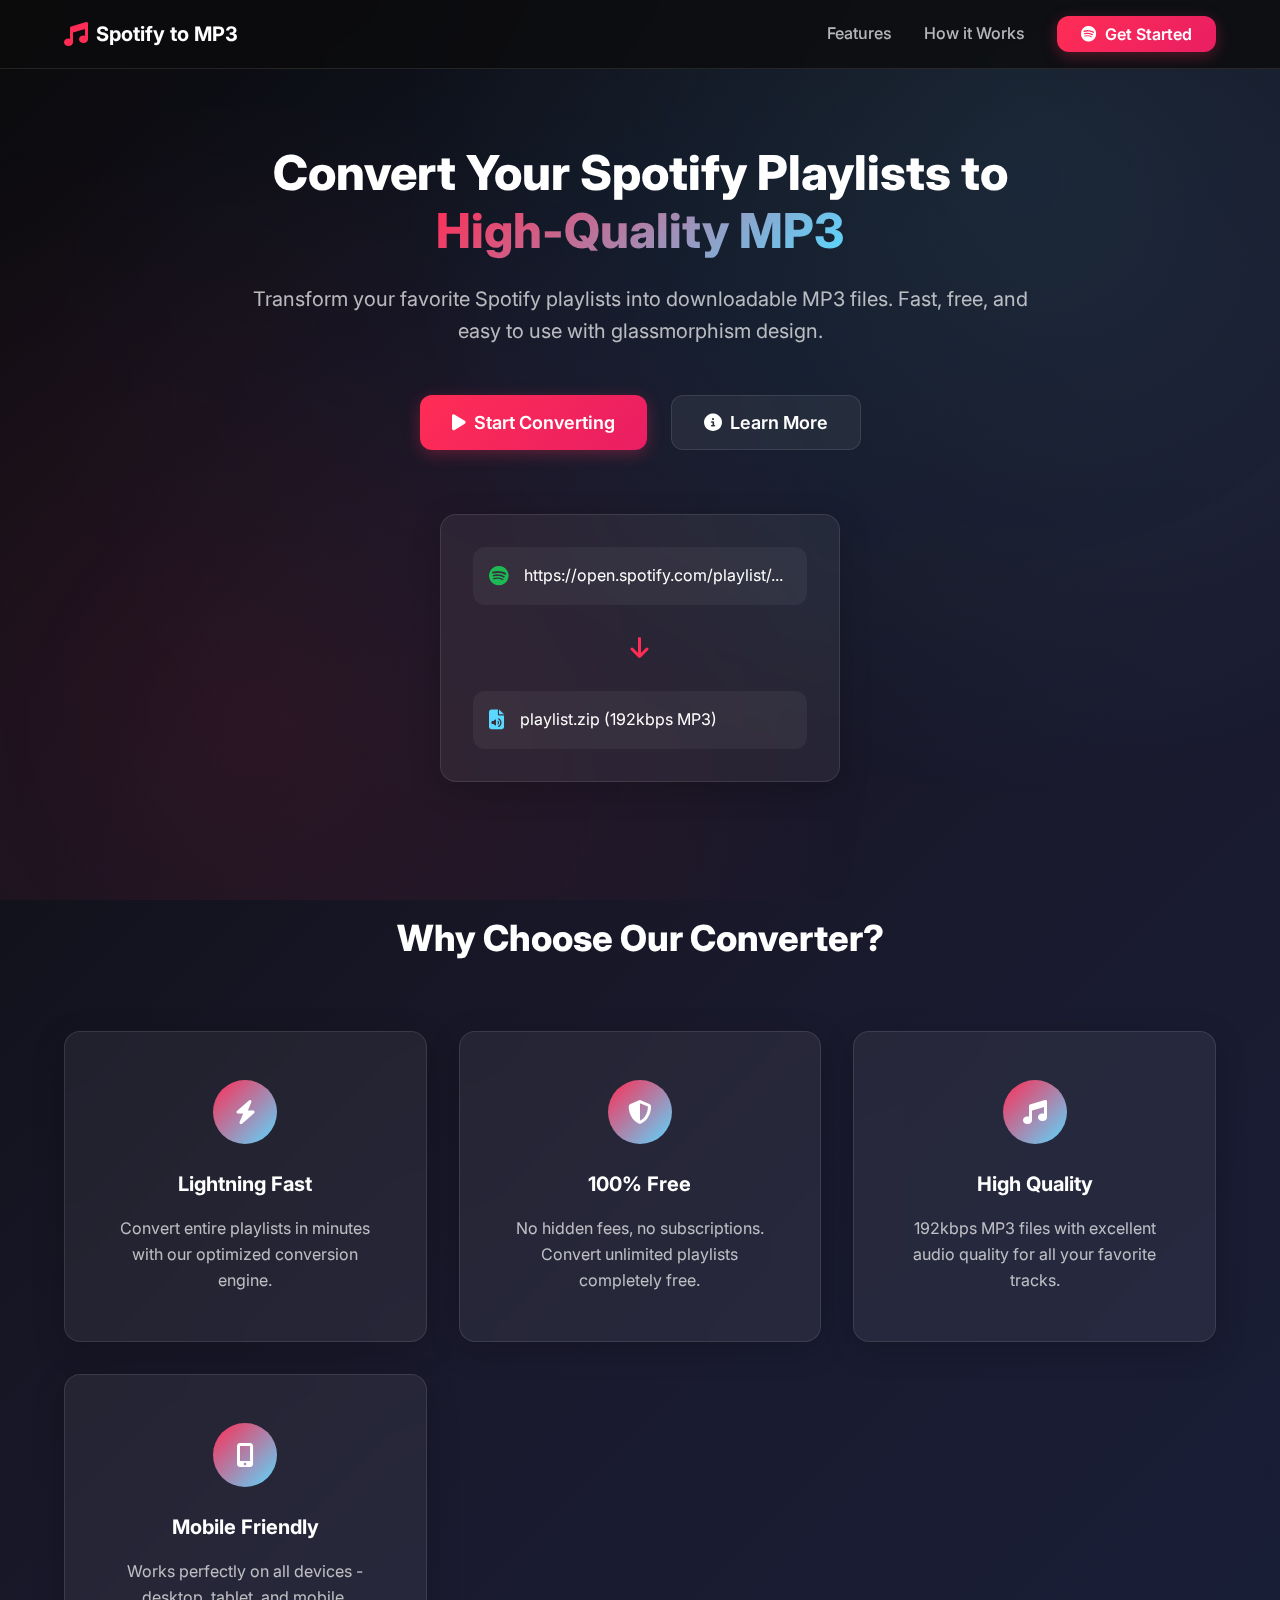
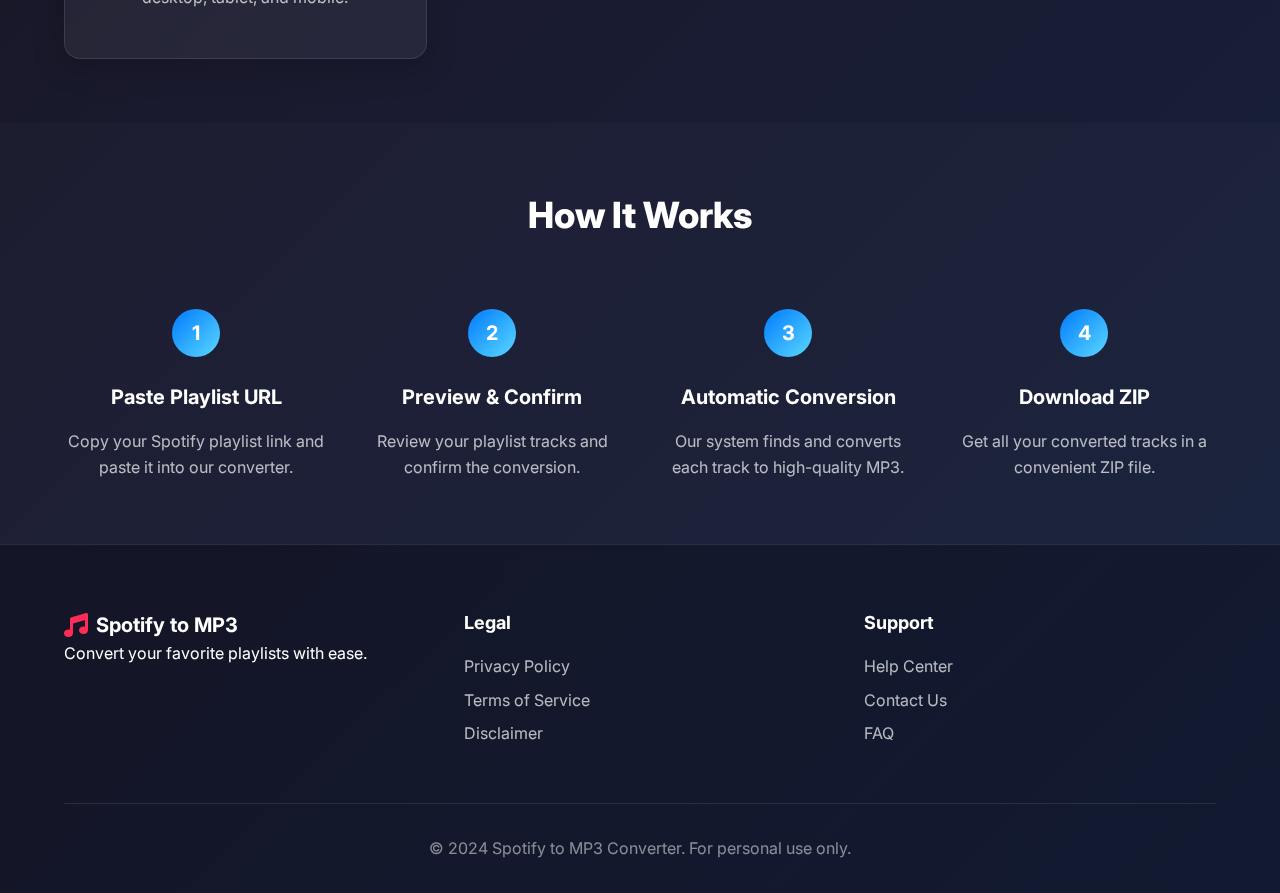
<file: src/static/index.html>
<!DOCTYPE html>
<html lang="en">
<head>
    <meta charset="UTF-8">
    <meta name="viewport" content="width=device-width, initial-scale=1.0">
    <title>Spotify to MP3 Converter</title>
    <link rel="stylesheet" href="styles.css">
    <link href="https://fonts.googleapis.com/css2?family=Inter:wght@300;400;500;600;700&display=swap" rel="stylesheet">
    <link rel="stylesheet" href="https://cdnjs.cloudflare.com/ajax/libs/font-awesome/6.4.0/css/all.min.css">
</head>
<body>
    <div class="app">
        <!-- Header -->
        <header class="header">
            <div class="container">
                <div class="header-content">
                    <div class="logo">
                        <i class="fas fa-music"></i>
                        <span>Spotify to MP3</span>
                    </div>
                    <nav class="nav">
                        <a href="#features" class="nav-link">Features</a>
                        <a href="#how-it-works" class="nav-link">How it Works</a>
                        <button class="btn btn-primary" id="loginBtn">
                            <i class="fab fa-spotify"></i>
                            Get Started
                        </button>
                    </nav>
                </div>
            </div>
        </header>

        <!-- Hero Section -->
        <section class="hero">
            <div class="container">
                <div class="hero-content">
                    <h1 class="hero-title">
                        Convert Your Spotify Playlists to 
                        <span class="gradient-text">High-Quality MP3</span>
                    </h1>
                    <p class="hero-description">
                        Transform your favorite Spotify playlists into downloadable MP3 files. 
                        Fast, free, and easy to use with glassmorphism design.
                    </p>
                    <div class="hero-actions">
                        <button class="btn btn-primary btn-large" id="heroStartBtn">
                            <i class="fas fa-play"></i>
                            Start Converting
                        </button>
                        <button class="btn btn-secondary btn-large">
                            <i class="fas fa-info-circle"></i>
                            Learn More
                        </button>
                    </div>
                </div>
                <div class="hero-visual">
                    <div class="glass-card demo-card">
                        <div class="demo-content">
                            <div class="demo-input">
                                <i class="fab fa-spotify"></i>
                                <span>https://open.spotify.com/playlist/...</span>
                            </div>
                            <div class="demo-arrow">
                                <i class="fas fa-arrow-down"></i>
                            </div>
                            <div class="demo-output">
                                <i class="fas fa-file-audio"></i>
                                <span>playlist.zip (192kbps MP3)</span>
                            </div>
                        </div>
                    </div>
                </div>
            </div>
        </section>

        <!-- Main App Interface (Hidden by default) -->
        <section class="app-interface" id="appInterface" style="display: none;">
            <div class="container">
                <!-- Step 1: Playlist Input -->
                <div class="step-card" id="inputStep">
                    <div class="glass-card">
                        <div class="step-header">
                            <div class="step-number">1</div>
                            <h2>Enter Spotify Playlist URL</h2>
                        </div>
                        <div class="input-group">
                            <div class="input-wrapper">
                                <i class="fab fa-spotify input-icon"></i>
                                <input 
                                    type="url" 
                                    id="playlistUrl" 
                                    placeholder="https://open.spotify.com/playlist/..."
                                    class="playlist-input"
                                >
                                <button class="btn btn-primary" id="analyzeBtn">
                                    <i class="fas fa-search"></i>
                                    Analyze
                                </button>
                            </div>
                        </div>
                        <div class="input-help">
                            <p>Paste your Spotify playlist URL above. Make sure the playlist is public.</p>
                        </div>
                    </div>
                </div>

                <!-- Step 2: Playlist Preview -->
                <div class="step-card" id="previewStep" style="display: none;">
                    <div class="glass-card">
                        <div class="step-header">
                            <div class="step-number">2</div>
                            <h2>Playlist Preview</h2>
                        </div>
                        <div class="playlist-info" id="playlistInfo">
                            <!-- Playlist details will be populated here -->
                        </div>
                        <div class="track-list" id="trackList">
                            <!-- Track list will be populated here -->
                        </div>
                        <div class="preview-actions">
                            <button class="btn btn-secondary" id="backBtn">
                                <i class="fas fa-arrow-left"></i>
                                Back
                            </button>
                            <button class="btn btn-primary" id="convertBtn">
                                <i class="fas fa-download"></i>
                                Start Conversion
                            </button>
                        </div>
                    </div>
                </div>

                <!-- Step 3: Conversion Progress -->
                <div class="step-card" id="progressStep" style="display: none;">
                    <div class="glass-card">
                        <div class="step-header">
                            <div class="step-number">3</div>
                            <h2>Converting Tracks</h2>
                        </div>
                        <div class="progress-container">
                            <div class="progress-info">
                                <div class="progress-stats">
                                    <span id="progressText">Initializing...</span>
                                    <span id="progressPercent">0%</span>
                                </div>
                                <div class="progress-bar">
                                    <div class="progress-fill" id="progressFill"></div>
                                </div>
                            </div>
                            <div class="current-track" id="currentTrack">
                                <i class="fas fa-music"></i>
                                <span>Preparing conversion...</span>
                            </div>
                            <div class="conversion-stats" id="conversionStats">
                                <div class="stat">
                                    <span class="stat-label">Completed</span>
                                    <span class="stat-value" id="completedCount">0</span>
                                </div>
                                <div class="stat">
                                    <span class="stat-label">Failed</span>
                                    <span class="stat-value" id="failedCount">0</span>
                                </div>
                                <div class="stat">
                                    <span class="stat-label">Total</span>
                                    <span class="stat-value" id="totalCount">0</span>
                                </div>
                            </div>
                        </div>
                    </div>
                </div>

                <!-- Step 4: Download Ready -->
                <div class="step-card" id="downloadStep" style="display: none;">
                    <div class="glass-card">
                        <div class="step-header">
                            <div class="step-number">4</div>
                            <h2>Download Ready</h2>
                        </div>
                        <div class="download-info">
                            <div class="success-icon">
                                <i class="fas fa-check-circle"></i>
                            </div>
                            <h3>Conversion Completed!</h3>
                            <p id="downloadMessage">Your playlist has been converted successfully.</p>
                        </div>
                        <div class="download-actions">
                            <button class="btn btn-primary btn-large" id="downloadBtn">
                                <i class="fas fa-download"></i>
                                Download ZIP File
                            </button>
                            <button class="btn btn-secondary" id="newConversionBtn">
                                <i class="fas fa-plus"></i>
                                Convert Another Playlist
                            </button>
                        </div>
                    </div>
                </div>
            </div>
        </section>

        <!-- Features Section -->
        <section class="features" id="features">
            <div class="container">
                <h2 class="section-title">Why Choose Our Converter?</h2>
                <div class="features-grid">
                    <div class="feature-card glass-card">
                        <div class="feature-icon">
                            <i class="fas fa-bolt"></i>
                        </div>
                        <h3>Lightning Fast</h3>
                        <p>Convert entire playlists in minutes with our optimized conversion engine.</p>
                    </div>
                    <div class="feature-card glass-card">
                        <div class="feature-icon">
                            <i class="fas fa-shield-alt"></i>
                        </div>
                        <h3>100% Free</h3>
                        <p>No hidden fees, no subscriptions. Convert unlimited playlists completely free.</p>
                    </div>
                    <div class="feature-card glass-card">
                        <div class="feature-icon">
                            <i class="fas fa-music"></i>
                        </div>
                        <h3>High Quality</h3>
                        <p>192kbps MP3 files with excellent audio quality for all your favorite tracks.</p>
                    </div>
                    <div class="feature-card glass-card">
                        <div class="feature-icon">
                            <i class="fas fa-mobile-alt"></i>
                        </div>
                        <h3>Mobile Friendly</h3>
                        <p>Works perfectly on all devices - desktop, tablet, and mobile.</p>
                    </div>
                </div>
            </div>
        </section>

        <!-- How It Works Section -->
        <section class="how-it-works" id="how-it-works">
            <div class="container">
                <h2 class="section-title">How It Works</h2>
                <div class="steps-grid">
                    <div class="step-item">
                        <div class="step-icon">1</div>
                        <h3>Paste Playlist URL</h3>
                        <p>Copy your Spotify playlist link and paste it into our converter.</p>
                    </div>
                    <div class="step-item">
                        <div class="step-icon">2</div>
                        <h3>Preview & Confirm</h3>
                        <p>Review your playlist tracks and confirm the conversion.</p>
                    </div>
                    <div class="step-item">
                        <div class="step-icon">3</div>
                        <h3>Automatic Conversion</h3>
                        <p>Our system finds and converts each track to high-quality MP3.</p>
                    </div>
                    <div class="step-item">
                        <div class="step-icon">4</div>
                        <h3>Download ZIP</h3>
                        <p>Get all your converted tracks in a convenient ZIP file.</p>
                    </div>
                </div>
            </div>
        </section>

        <!-- Footer -->
        <footer class="footer">
            <div class="container">
                <div class="footer-content">
                    <div class="footer-section">
                        <div class="logo">
                            <i class="fas fa-music"></i>
                            <span>Spotify to MP3</span>
                        </div>
                        <p>Convert your favorite playlists with ease.</p>
                    </div>
                    <div class="footer-section">
                        <h4>Legal</h4>
                        <ul>
                            <li><a href="#privacy">Privacy Policy</a></li>
                            <li><a href="#terms">Terms of Service</a></li>
                            <li><a href="#disclaimer">Disclaimer</a></li>
                        </ul>
                    </div>
                    <div class="footer-section">
                        <h4>Support</h4>
                        <ul>
                            <li><a href="#help">Help Center</a></li>
                            <li><a href="#contact">Contact Us</a></li>
                            <li><a href="#faq">FAQ</a></li>
                        </ul>
                    </div>
                </div>
                <div class="footer-bottom">
                    <p>&copy; 2024 Spotify to MP3 Converter. For personal use only.</p>
                </div>
            </div>
        </footer>
    </div>

    <!-- Loading Overlay -->
    <div class="loading-overlay" id="loadingOverlay" style="display: none;">
        <div class="loading-content">
            <div class="loading-spinner"></div>
            <p id="loadingText">Loading...</p>
        </div>
    </div>

    <!-- Error Modal -->
    <div class="modal-overlay" id="errorModal" style="display: none;">
        <div class="modal glass-card">
            <div class="modal-header">
                <h3>Error</h3>
                <button class="modal-close" id="closeErrorModal">
                    <i class="fas fa-times"></i>
                </button>
            </div>
            <div class="modal-body">
                <p id="errorMessage">An error occurred.</p>
            </div>
            <div class="modal-footer">
                <button class="btn btn-primary" id="errorOkBtn">OK</button>
            </div>
        </div>
    </div>

    <script src="app.js"></script>
</body>
</html>
</file>
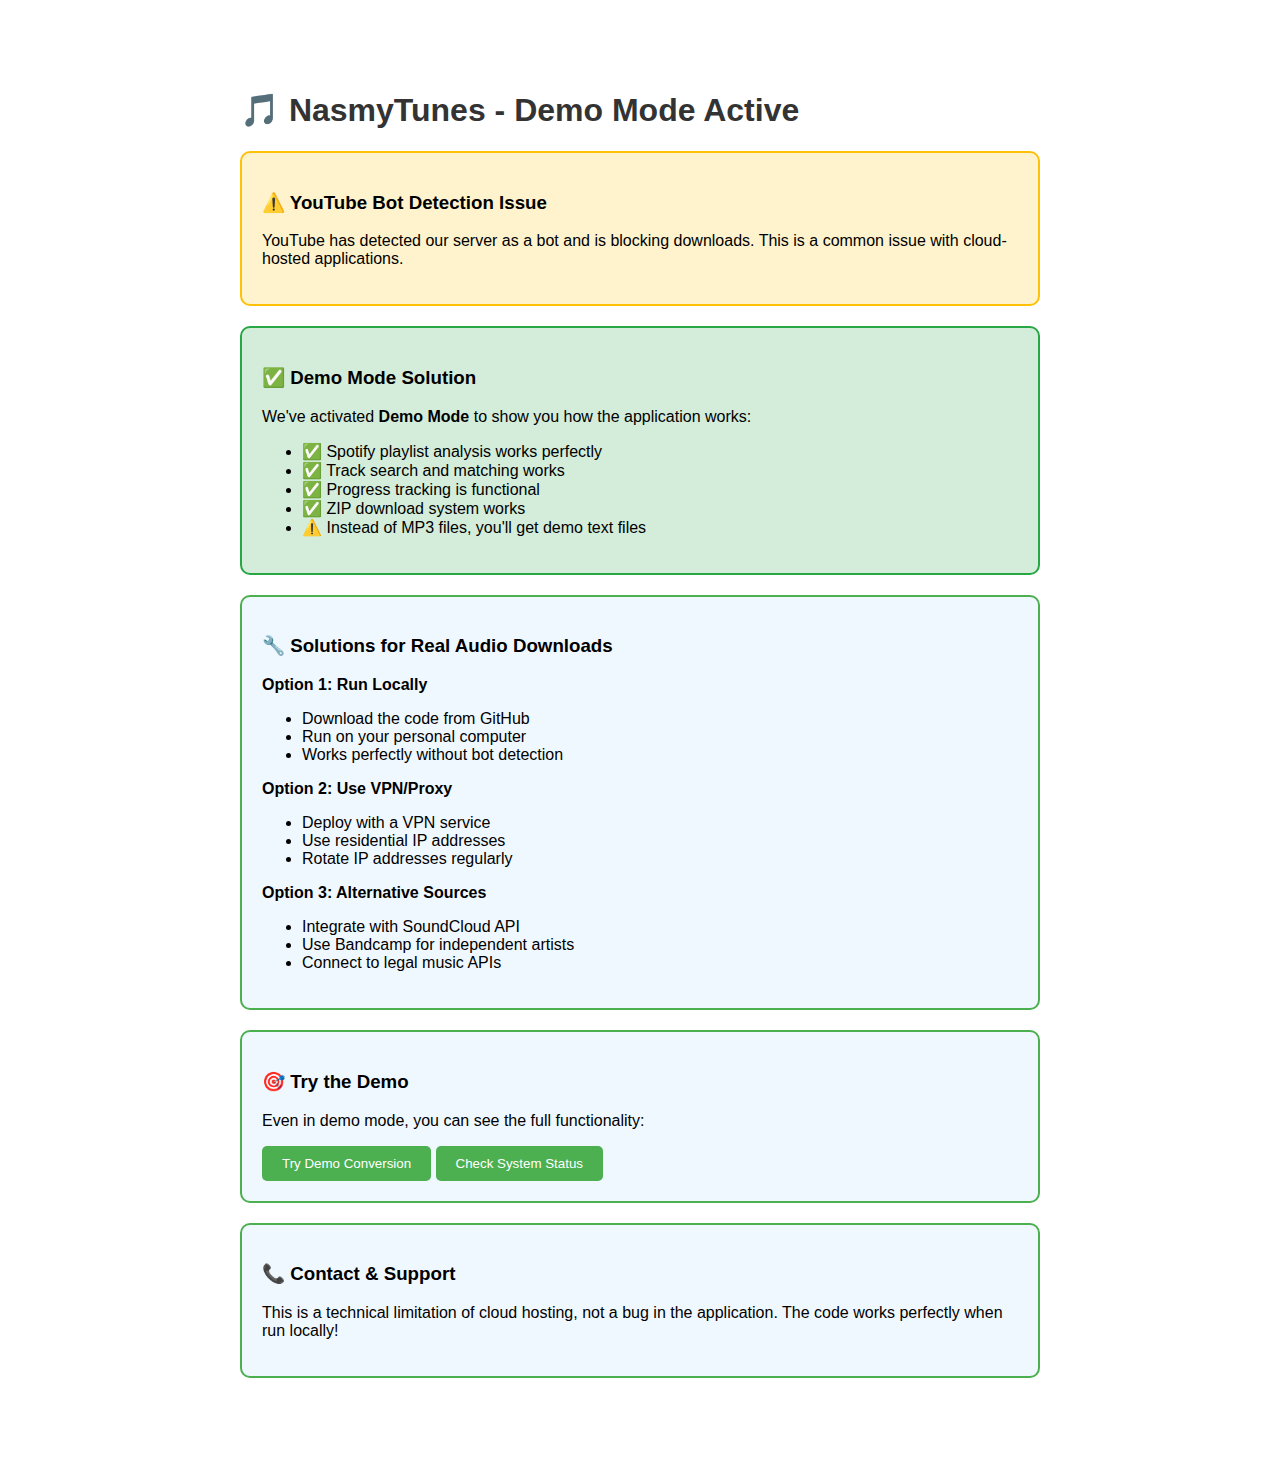
<file: src/static/demo-notice.html>
<!DOCTYPE html>
<html>
<head>
    <title>NasmyTunes - Demo Mode</title>
    <style>
        body { font-family: Arial, sans-serif; max-width: 800px; margin: 50px auto; padding: 20px; }
        .notice { background: #f0f8ff; border: 2px solid #4CAF50; border-radius: 10px; padding: 20px; margin: 20px 0; }
        .warning { background: #fff3cd; border: 2px solid #ffc107; }
        .success { background: #d4edda; border: 2px solid #28a745; }
        h1 { color: #333; }
        .btn { background: #4CAF50; color: white; padding: 10px 20px; border: none; border-radius: 5px; cursor: pointer; }
        .btn:hover { background: #45a049; }
    </style>
</head>
<body>
    <h1>🎵 NasmyTunes - Demo Mode Active</h1>
    
    <div class="notice warning">
        <h3>⚠️ YouTube Bot Detection Issue</h3>
        <p>YouTube has detected our server as a bot and is blocking downloads. This is a common issue with cloud-hosted applications.</p>
    </div>
    
    <div class="notice success">
        <h3>✅ Demo Mode Solution</h3>
        <p>We've activated <strong>Demo Mode</strong> to show you how the application works:</p>
        <ul>
            <li>✅ Spotify playlist analysis works perfectly</li>
            <li>✅ Track search and matching works</li>
            <li>✅ Progress tracking is functional</li>
            <li>✅ ZIP download system works</li>
            <li>⚠️ Instead of MP3 files, you'll get demo text files</li>
        </ul>
    </div>
    
    <div class="notice">
        <h3>🔧 Solutions for Real Audio Downloads</h3>
        <p><strong>Option 1: Run Locally</strong></p>
        <ul>
            <li>Download the code from GitHub</li>
            <li>Run on your personal computer</li>
            <li>Works perfectly without bot detection</li>
        </ul>
        
        <p><strong>Option 2: Use VPN/Proxy</strong></p>
        <ul>
            <li>Deploy with a VPN service</li>
            <li>Use residential IP addresses</li>
            <li>Rotate IP addresses regularly</li>
        </ul>
        
        <p><strong>Option 3: Alternative Sources</strong></p>
        <ul>
            <li>Integrate with SoundCloud API</li>
            <li>Use Bandcamp for independent artists</li>
            <li>Connect to legal music APIs</li>
        </ul>
    </div>
    
    <div class="notice">
        <h3>🎯 Try the Demo</h3>
        <p>Even in demo mode, you can see the full functionality:</p>
        <button class="btn" onclick="window.location.href='/'">Try Demo Conversion</button>
        <button class="btn" onclick="window.location.href='/debug'">Check System Status</button>
    </div>
    
    <div class="notice">
        <h3>📞 Contact & Support</h3>
        <p>This is a technical limitation of cloud hosting, not a bug in the application. The code works perfectly when run locally!</p>
    </div>
</body>
</html>
</file>
<file: src/static/styles.css>
/* Reset and Base Styles */
* {
    margin: 0;
    padding: 0;
    box-sizing: border-box;
}

:root {
    /* Color Palette */
    --primary-dark: #0B0B0D;
    --glass-surface: rgba(255, 255, 255, 0.06);
    --glass-border: rgba(255, 255, 255, 0.1);
    --accent-primary: #FF2D55;
    --accent-secondary: #5AD8FF;
    --processing-blue: #007AFF;
    --success-green: #34C759;
    --warning-orange: #FF9500;
    --text-primary: #FFFFFF;
    --text-secondary: rgba(255, 255, 255, 0.7);
    --text-muted: rgba(255, 255, 255, 0.5);
    
    /* Typography */
    --font-family: 'Inter', -apple-system, BlinkMacSystemFont, 'Segoe UI', Roboto, sans-serif;
    --font-size-xs: 12px;
    --font-size-sm: 14px;
    --font-size-base: 16px;
    --font-size-lg: 18px;
    --font-size-xl: 20px;
    --font-size-2xl: 24px;
    --font-size-3xl: 30px;
    --font-size-4xl: 36px;
    --font-size-5xl: 48px;
    
    /* Spacing */
    --spacing-xs: 4px;
    --spacing-sm: 8px;
    --spacing-md: 16px;
    --spacing-lg: 24px;
    --spacing-xl: 32px;
    --spacing-2xl: 48px;
    --spacing-3xl: 64px;
    
    /* Border Radius */
    --radius-sm: 8px;
    --radius-md: 12px;
    --radius-lg: 16px;
    --radius-xl: 24px;
    
    /* Shadows */
    --shadow-sm: 0 2px 8px rgba(0, 0, 0, 0.1);
    --shadow-md: 0 4px 16px rgba(0, 0, 0, 0.15);
    --shadow-lg: 0 8px 32px rgba(0, 0, 0, 0.2);
    --shadow-xl: 0 16px 64px rgba(0, 0, 0, 0.25);
}

body {
    font-family: var(--font-family);
    background: linear-gradient(135deg, #0B0B0D 0%, #1a1a2e 50%, #16213e 100%);
    color: var(--text-primary);
    line-height: 1.6;
    min-height: 100vh;
    overflow-x: hidden;
}

/* Background Animation */
body::before {
    content: '';
    position: fixed;
    top: 0;
    left: 0;
    width: 100%;
    height: 100%;
    background: 
        radial-gradient(circle at 20% 80%, rgba(255, 45, 85, 0.1) 0%, transparent 50%),
        radial-gradient(circle at 80% 20%, rgba(90, 216, 255, 0.1) 0%, transparent 50%),
        radial-gradient(circle at 40% 40%, rgba(0, 122, 255, 0.05) 0%, transparent 50%);
    pointer-events: none;
    z-index: -1;
}

/* Container */
.container {
    max-width: 1200px;
    margin: 0 auto;
    padding: 0 var(--spacing-lg);
}

/* Glass Card Component */
.glass-card {
    background: var(--glass-surface);
    backdrop-filter: blur(20px);
    -webkit-backdrop-filter: blur(20px);
    border: 1px solid var(--glass-border);
    border-radius: var(--radius-lg);
    box-shadow: var(--shadow-lg);
    transition: all 0.3s ease;
}

.glass-card:hover {
    background: rgba(255, 255, 255, 0.08);
    border-color: rgba(255, 255, 255, 0.15);
    transform: translateY(-2px);
    box-shadow: var(--shadow-xl);
}

/* Header */
.header {
    position: fixed;
    top: 0;
    left: 0;
    right: 0;
    z-index: 1000;
    background: rgba(11, 11, 13, 0.8);
    backdrop-filter: blur(20px);
    -webkit-backdrop-filter: blur(20px);
    border-bottom: 1px solid var(--glass-border);
    padding: var(--spacing-md) 0;
}

.header-content {
    display: flex;
    justify-content: space-between;
    align-items: center;
}

.logo {
    display: flex;
    align-items: center;
    gap: var(--spacing-sm);
    font-size: var(--font-size-xl);
    font-weight: 700;
    color: var(--text-primary);
}

.logo i {
    color: var(--accent-primary);
    font-size: var(--font-size-2xl);
}

.nav {
    display: flex;
    align-items: center;
    gap: var(--spacing-xl);
}

.nav-link {
    color: var(--text-secondary);
    text-decoration: none;
    font-weight: 500;
    transition: color 0.3s ease;
}

.nav-link:hover {
    color: var(--text-primary);
}

/* Buttons */
.btn {
    display: inline-flex;
    align-items: center;
    gap: var(--spacing-sm);
    padding: var(--spacing-sm) var(--spacing-lg);
    border: none;
    border-radius: var(--radius-md);
    font-family: inherit;
    font-size: var(--font-size-base);
    font-weight: 600;
    text-decoration: none;
    cursor: pointer;
    transition: all 0.3s ease;
    position: relative;
    overflow: hidden;
}

.btn::before {
    content: '';
    position: absolute;
    top: 0;
    left: -100%;
    width: 100%;
    height: 100%;
    background: linear-gradient(90deg, transparent, rgba(255, 255, 255, 0.1), transparent);
    transition: left 0.5s ease;
}

.btn:hover::before {
    left: 100%;
}

.btn-primary {
    background: linear-gradient(135deg, var(--accent-primary), #e91e63);
    color: white;
    box-shadow: 0 4px 16px rgba(255, 45, 85, 0.3);
}

.btn-primary:hover {
    transform: translateY(-2px);
    box-shadow: 0 8px 24px rgba(255, 45, 85, 0.4);
}

.btn-secondary {
    background: var(--glass-surface);
    color: var(--text-primary);
    border: 1px solid var(--glass-border);
    backdrop-filter: blur(20px);
}

.btn-secondary:hover {
    background: rgba(255, 255, 255, 0.1);
    border-color: rgba(255, 255, 255, 0.2);
    transform: translateY(-2px);
}

.btn-large {
    padding: var(--spacing-md) var(--spacing-xl);
    font-size: var(--font-size-lg);
}

/* Hero Section */
.hero {
    padding: calc(80px + var(--spacing-3xl)) 0 var(--spacing-3xl);
    text-align: center;
}

.hero-content {
    max-width: 800px;
    margin: 0 auto var(--spacing-3xl);
}

.hero-title {
    font-size: var(--font-size-5xl);
    font-weight: 800;
    line-height: 1.2;
    margin-bottom: var(--spacing-lg);
}

.gradient-text {
    background: linear-gradient(135deg, var(--accent-primary), var(--accent-secondary));
    -webkit-background-clip: text;
    -webkit-text-fill-color: transparent;
    background-clip: text;
}

.hero-description {
    font-size: var(--font-size-xl);
    color: var(--text-secondary);
    margin-bottom: var(--spacing-2xl);
    line-height: 1.6;
}

.hero-actions {
    display: flex;
    gap: var(--spacing-lg);
    justify-content: center;
    flex-wrap: wrap;
}

.hero-visual {
    display: flex;
    justify-content: center;
}

.demo-card {
    padding: var(--spacing-xl);
    max-width: 400px;
    width: 100%;
}

.demo-content {
    display: flex;
    flex-direction: column;
    gap: var(--spacing-lg);
    align-items: center;
}

.demo-input,
.demo-output {
    display: flex;
    align-items: center;
    gap: var(--spacing-md);
    padding: var(--spacing-md);
    background: rgba(255, 255, 255, 0.05);
    border-radius: var(--radius-md);
    width: 100%;
}

.demo-input i {
    color: #1DB954;
    font-size: var(--font-size-xl);
}

.demo-output i {
    color: var(--accent-secondary);
    font-size: var(--font-size-xl);
}

.demo-arrow {
    color: var(--accent-primary);
    font-size: var(--font-size-2xl);
    animation: bounce 2s infinite;
}

@keyframes bounce {
    0%, 20%, 50%, 80%, 100% {
        transform: translateY(0);
    }
    40% {
        transform: translateY(-10px);
    }
    60% {
        transform: translateY(-5px);
    }
}

/* App Interface */
.app-interface {
    padding: var(--spacing-3xl) 0;
}

.step-card {
    margin-bottom: var(--spacing-2xl);
}

.step-card .glass-card {
    padding: var(--spacing-2xl);
}

.step-header {
    display: flex;
    align-items: center;
    gap: var(--spacing-lg);
    margin-bottom: var(--spacing-xl);
}

.step-number {
    width: 48px;
    height: 48px;
    border-radius: 50%;
    background: linear-gradient(135deg, var(--accent-primary), var(--accent-secondary));
    display: flex;
    align-items: center;
    justify-content: center;
    font-size: var(--font-size-xl);
    font-weight: 700;
    color: white;
}

.step-header h2 {
    font-size: var(--font-size-3xl);
    font-weight: 700;
}

/* Input Group */
.input-group {
    margin-bottom: var(--spacing-lg);
}

.input-wrapper {
    display: flex;
    align-items: center;
    gap: var(--spacing-md);
    background: rgba(255, 255, 255, 0.05);
    border: 1px solid var(--glass-border);
    border-radius: var(--radius-md);
    padding: var(--spacing-sm);
    transition: all 0.3s ease;
}

.input-wrapper:focus-within {
    border-color: var(--accent-primary);
    box-shadow: 0 0 0 3px rgba(255, 45, 85, 0.1);
}

.input-icon {
    color: var(--accent-secondary);
    font-size: var(--font-size-xl);
    margin-left: var(--spacing-sm);
}

.playlist-input {
    flex: 1;
    background: none;
    border: none;
    color: var(--text-primary);
    font-size: var(--font-size-base);
    padding: var(--spacing-md);
    outline: none;
}

.playlist-input::placeholder {
    color: var(--text-muted);
}

.input-help {
    color: var(--text-secondary);
    font-size: var(--font-size-sm);
}

/* Playlist Info */
.playlist-info {
    background: rgba(255, 255, 255, 0.03);
    border-radius: var(--radius-md);
    padding: var(--spacing-lg);
    margin-bottom: var(--spacing-xl);
}

.playlist-header {
    display: flex;
    gap: var(--spacing-lg);
    margin-bottom: var(--spacing-lg);
}

.playlist-cover {
    width: 80px;
    height: 80px;
    border-radius: var(--radius-md);
    background: var(--glass-surface);
    display: flex;
    align-items: center;
    justify-content: center;
    font-size: var(--font-size-2xl);
    color: var(--accent-primary);
}

.playlist-details h3 {
    font-size: var(--font-size-2xl);
    margin-bottom: var(--spacing-sm);
}

.playlist-meta {
    color: var(--text-secondary);
    font-size: var(--font-size-sm);
}

/* Track List */
.track-list {
    max-height: 400px;
    overflow-y: auto;
    margin-bottom: var(--spacing-xl);
}

.track-item {
    display: flex;
    align-items: center;
    gap: var(--spacing-md);
    padding: var(--spacing-md);
    border-radius: var(--radius-sm);
    transition: background 0.3s ease;
}

.track-item:hover {
    background: rgba(255, 255, 255, 0.05);
}

.track-number {
    width: 24px;
    text-align: center;
    color: var(--text-muted);
    font-size: var(--font-size-sm);
}

.track-info {
    flex: 1;
}

.track-name {
    font-weight: 600;
    margin-bottom: 2px;
}

.track-artist {
    color: var(--text-secondary);
    font-size: var(--font-size-sm);
}

.track-duration {
    color: var(--text-muted);
    font-size: var(--font-size-sm);
}

/* Progress */
.progress-container {
    text-align: center;
}

.progress-info {
    margin-bottom: var(--spacing-xl);
}

.progress-stats {
    display: flex;
    justify-content: space-between;
    align-items: center;
    margin-bottom: var(--spacing-md);
}

.progress-bar {
    width: 100%;
    height: 8px;
    background: rgba(255, 255, 255, 0.1);
    border-radius: 4px;
    overflow: hidden;
}

.progress-fill {
    height: 100%;
    background: linear-gradient(90deg, var(--accent-primary), var(--accent-secondary));
    border-radius: 4px;
    transition: width 0.3s ease;
    width: 0%;
}

.current-track {
    display: flex;
    align-items: center;
    justify-content: center;
    gap: var(--spacing-sm);
    margin-bottom: var(--spacing-xl);
    padding: var(--spacing-lg);
    background: rgba(255, 255, 255, 0.03);
    border-radius: var(--radius-md);
    font-weight: 500;
}

.current-track i {
    color: var(--processing-blue);
    animation: pulse 1.5s infinite;
}

@keyframes pulse {
    0%, 100% {
        opacity: 1;
    }
    50% {
        opacity: 0.5;
    }
}

.conversion-stats {
    display: flex;
    justify-content: center;
    gap: var(--spacing-2xl);
}

.stat {
    text-align: center;
}

.stat-label {
    display: block;
    color: var(--text-secondary);
    font-size: var(--font-size-sm);
    margin-bottom: var(--spacing-xs);
}

.stat-value {
    display: block;
    font-size: var(--font-size-2xl);
    font-weight: 700;
    color: var(--text-primary);
}

/* Download */
.download-info {
    text-align: center;
    margin-bottom: var(--spacing-2xl);
}

.success-icon {
    font-size: 64px;
    color: var(--success-green);
    margin-bottom: var(--spacing-lg);
}

.download-info h3 {
    font-size: var(--font-size-3xl);
    margin-bottom: var(--spacing-md);
}

.download-actions {
    display: flex;
    gap: var(--spacing-lg);
    justify-content: center;
    flex-wrap: wrap;
}

.preview-actions {
    display: flex;
    gap: var(--spacing-lg);
    justify-content: center;
    flex-wrap: wrap;
}

/* Features Section */
.features {
    padding: var(--spacing-3xl) 0;
}

.section-title {
    text-align: center;
    font-size: var(--font-size-4xl);
    font-weight: 800;
    margin-bottom: var(--spacing-3xl);
}

.features-grid {
    display: grid;
    grid-template-columns: repeat(auto-fit, minmax(280px, 1fr));
    gap: var(--spacing-xl);
}

.feature-card {
    padding: var(--spacing-2xl);
    text-align: center;
}

.feature-icon {
    width: 64px;
    height: 64px;
    border-radius: 50%;
    background: linear-gradient(135deg, var(--accent-primary), var(--accent-secondary));
    display: flex;
    align-items: center;
    justify-content: center;
    margin: 0 auto var(--spacing-lg);
    font-size: var(--font-size-2xl);
    color: white;
}

.feature-card h3 {
    font-size: var(--font-size-xl);
    font-weight: 700;
    margin-bottom: var(--spacing-md);
}

.feature-card p {
    color: var(--text-secondary);
    line-height: 1.6;
}

/* How It Works */
.how-it-works {
    padding: var(--spacing-3xl) 0;
    background: rgba(255, 255, 255, 0.02);
}

.steps-grid {
    display: grid;
    grid-template-columns: repeat(auto-fit, minmax(250px, 1fr));
    gap: var(--spacing-xl);
}

.step-item {
    text-align: center;
}

.step-icon {
    width: 48px;
    height: 48px;
    border-radius: 50%;
    background: linear-gradient(135deg, var(--processing-blue), var(--accent-secondary));
    display: flex;
    align-items: center;
    justify-content: center;
    margin: 0 auto var(--spacing-lg);
    font-size: var(--font-size-xl);
    font-weight: 700;
    color: white;
}

.step-item h3 {
    font-size: var(--font-size-xl);
    font-weight: 700;
    margin-bottom: var(--spacing-md);
}

.step-item p {
    color: var(--text-secondary);
    line-height: 1.6;
}

/* Footer */
.footer {
    padding: var(--spacing-3xl) 0 var(--spacing-xl);
    border-top: 1px solid var(--glass-border);
    background: rgba(0, 0, 0, 0.2);
}

.footer-content {
    display: grid;
    grid-template-columns: repeat(auto-fit, minmax(250px, 1fr));
    gap: var(--spacing-2xl);
    margin-bottom: var(--spacing-2xl);
}

.footer-section h4 {
    font-size: var(--font-size-lg);
    font-weight: 700;
    margin-bottom: var(--spacing-md);
}

.footer-section ul {
    list-style: none;
}

.footer-section ul li {
    margin-bottom: var(--spacing-sm);
}

.footer-section ul li a {
    color: var(--text-secondary);
    text-decoration: none;
    transition: color 0.3s ease;
}

.footer-section ul li a:hover {
    color: var(--text-primary);
}

.footer-bottom {
    text-align: center;
    padding-top: var(--spacing-xl);
    border-top: 1px solid var(--glass-border);
    color: var(--text-muted);
}

/* Loading Overlay */
.loading-overlay {
    position: fixed;
    top: 0;
    left: 0;
    width: 100%;
    height: 100%;
    background: rgba(11, 11, 13, 0.9);
    backdrop-filter: blur(10px);
    display: flex;
    align-items: center;
    justify-content: center;
    z-index: 9999;
}

.loading-content {
    text-align: center;
}

.loading-spinner {
    width: 48px;
    height: 48px;
    border: 3px solid rgba(255, 255, 255, 0.1);
    border-top: 3px solid var(--accent-primary);
    border-radius: 50%;
    animation: spin 1s linear infinite;
    margin: 0 auto var(--spacing-lg);
}

@keyframes spin {
    0% { transform: rotate(0deg); }
    100% { transform: rotate(360deg); }
}

/* Modal */
.modal-overlay {
    position: fixed;
    top: 0;
    left: 0;
    width: 100%;
    height: 100%;
    background: rgba(0, 0, 0, 0.8);
    backdrop-filter: blur(10px);
    display: flex;
    align-items: center;
    justify-content: center;
    z-index: 9999;
}

.modal {
    max-width: 500px;
    width: 90%;
    max-height: 90vh;
    overflow-y: auto;
}

.modal-header {
    display: flex;
    justify-content: space-between;
    align-items: center;
    padding: var(--spacing-xl);
    border-bottom: 1px solid var(--glass-border);
}

.modal-header h3 {
    font-size: var(--font-size-xl);
    font-weight: 700;
}

.modal-close {
    background: none;
    border: none;
    color: var(--text-secondary);
    font-size: var(--font-size-xl);
    cursor: pointer;
    padding: var(--spacing-sm);
    border-radius: var(--radius-sm);
    transition: all 0.3s ease;
}

.modal-close:hover {
    color: var(--text-primary);
    background: rgba(255, 255, 255, 0.1);
}

.modal-body {
    padding: var(--spacing-xl);
}

.modal-footer {
    padding: var(--spacing-xl);
    border-top: 1px solid var(--glass-border);
    display: flex;
    justify-content: flex-end;
    gap: var(--spacing-md);
}

/* Responsive Design */
@media (max-width: 768px) {
    .container {
        padding: 0 var(--spacing-md);
    }
    
    .hero-title {
        font-size: var(--font-size-4xl);
    }
    
    .hero-description {
        font-size: var(--font-size-lg);
    }
    
    .hero-actions {
        flex-direction: column;
        align-items: center;
    }
    
    .nav {
        gap: var(--spacing-md);
    }
    
    .nav-link {
        display: none;
    }
    
    .features-grid,
    .steps-grid {
        grid-template-columns: 1fr;
    }
    
    .conversion-stats {
        flex-direction: column;
        gap: var(--spacing-lg);
    }
    
    .preview-actions,
    .download-actions {
        flex-direction: column;
    }
    
    .step-card .glass-card {
        padding: var(--spacing-lg);
    }
    
    .playlist-header {
        flex-direction: column;
        text-align: center;
    }
}

@media (max-width: 480px) {
    .hero {
        padding: calc(80px + var(--spacing-2xl)) 0 var(--spacing-2xl);
    }
    
    .hero-title {
        font-size: var(--font-size-3xl);
    }
    
    .step-header {
        flex-direction: column;
        text-align: center;
    }
    
    .input-wrapper {
        flex-direction: column;
        gap: var(--spacing-sm);
    }
    
    .playlist-input {
        text-align: center;
    }
}
</file>
